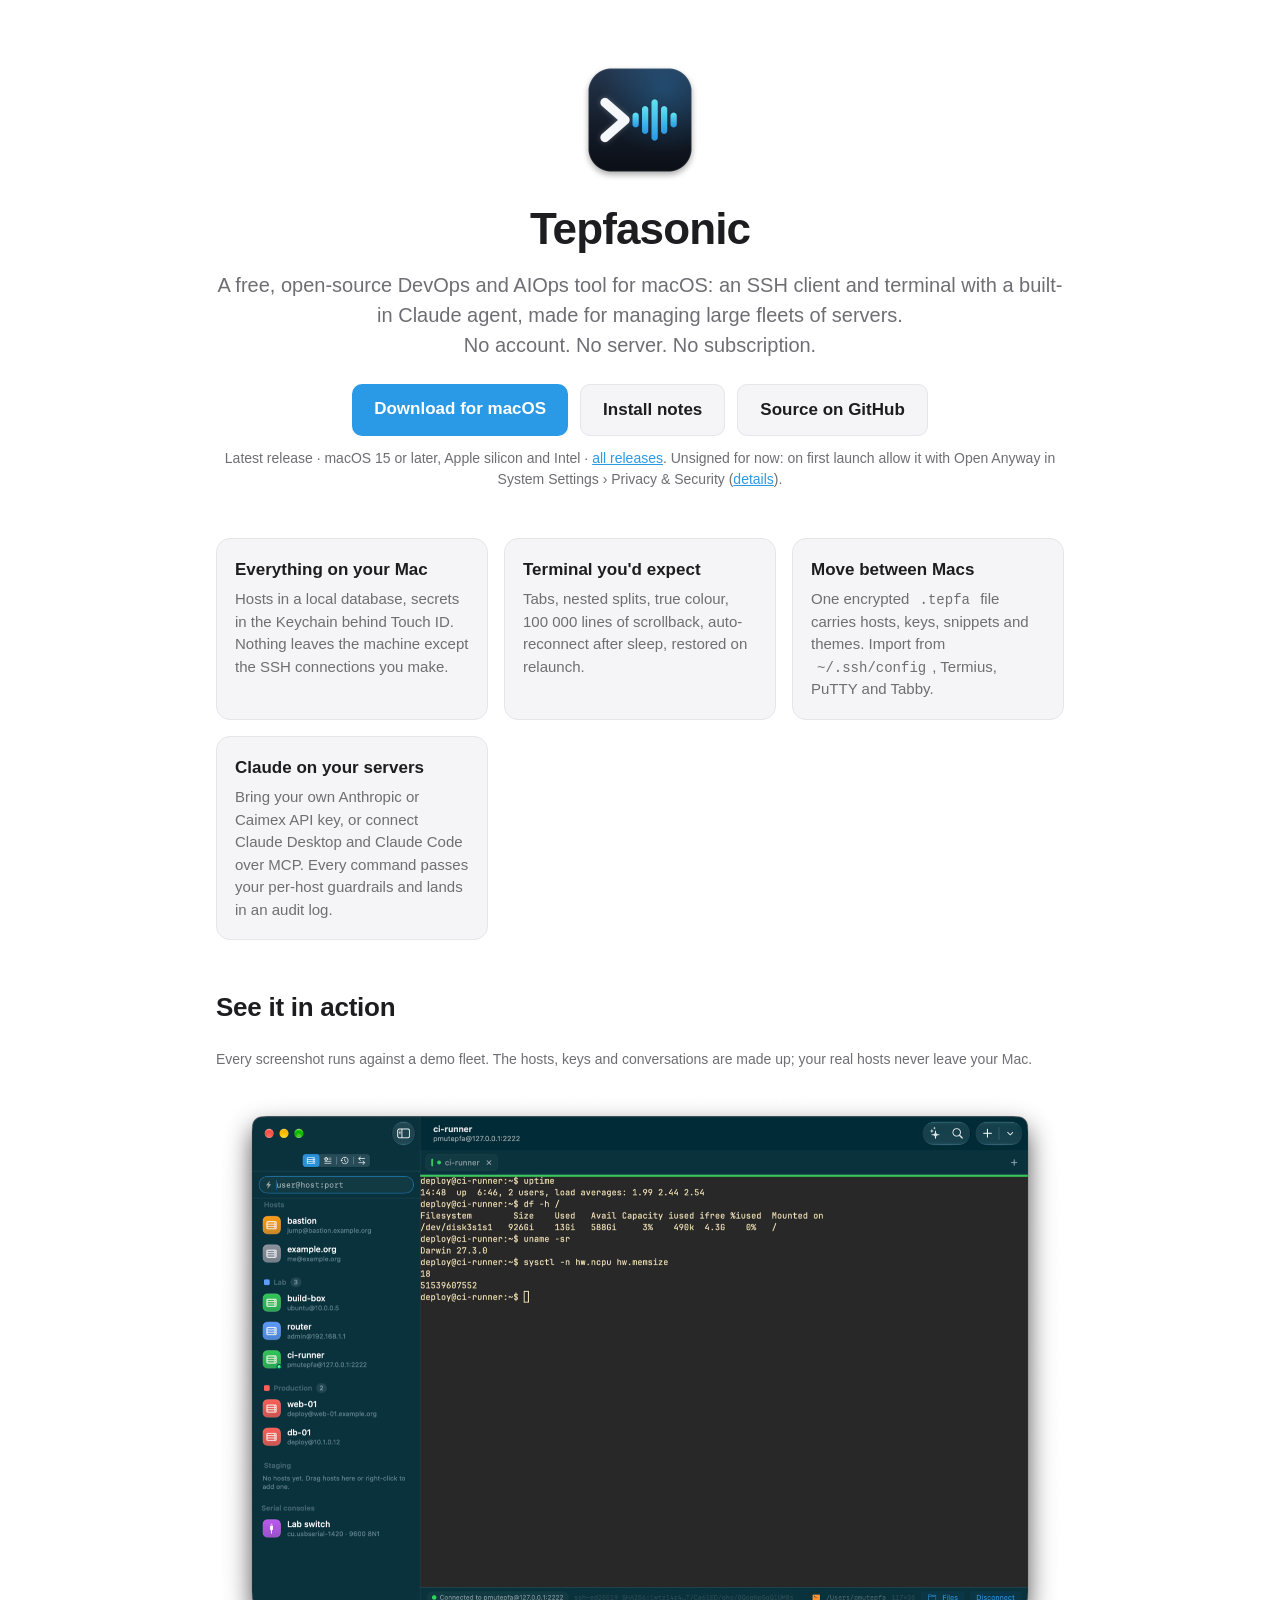
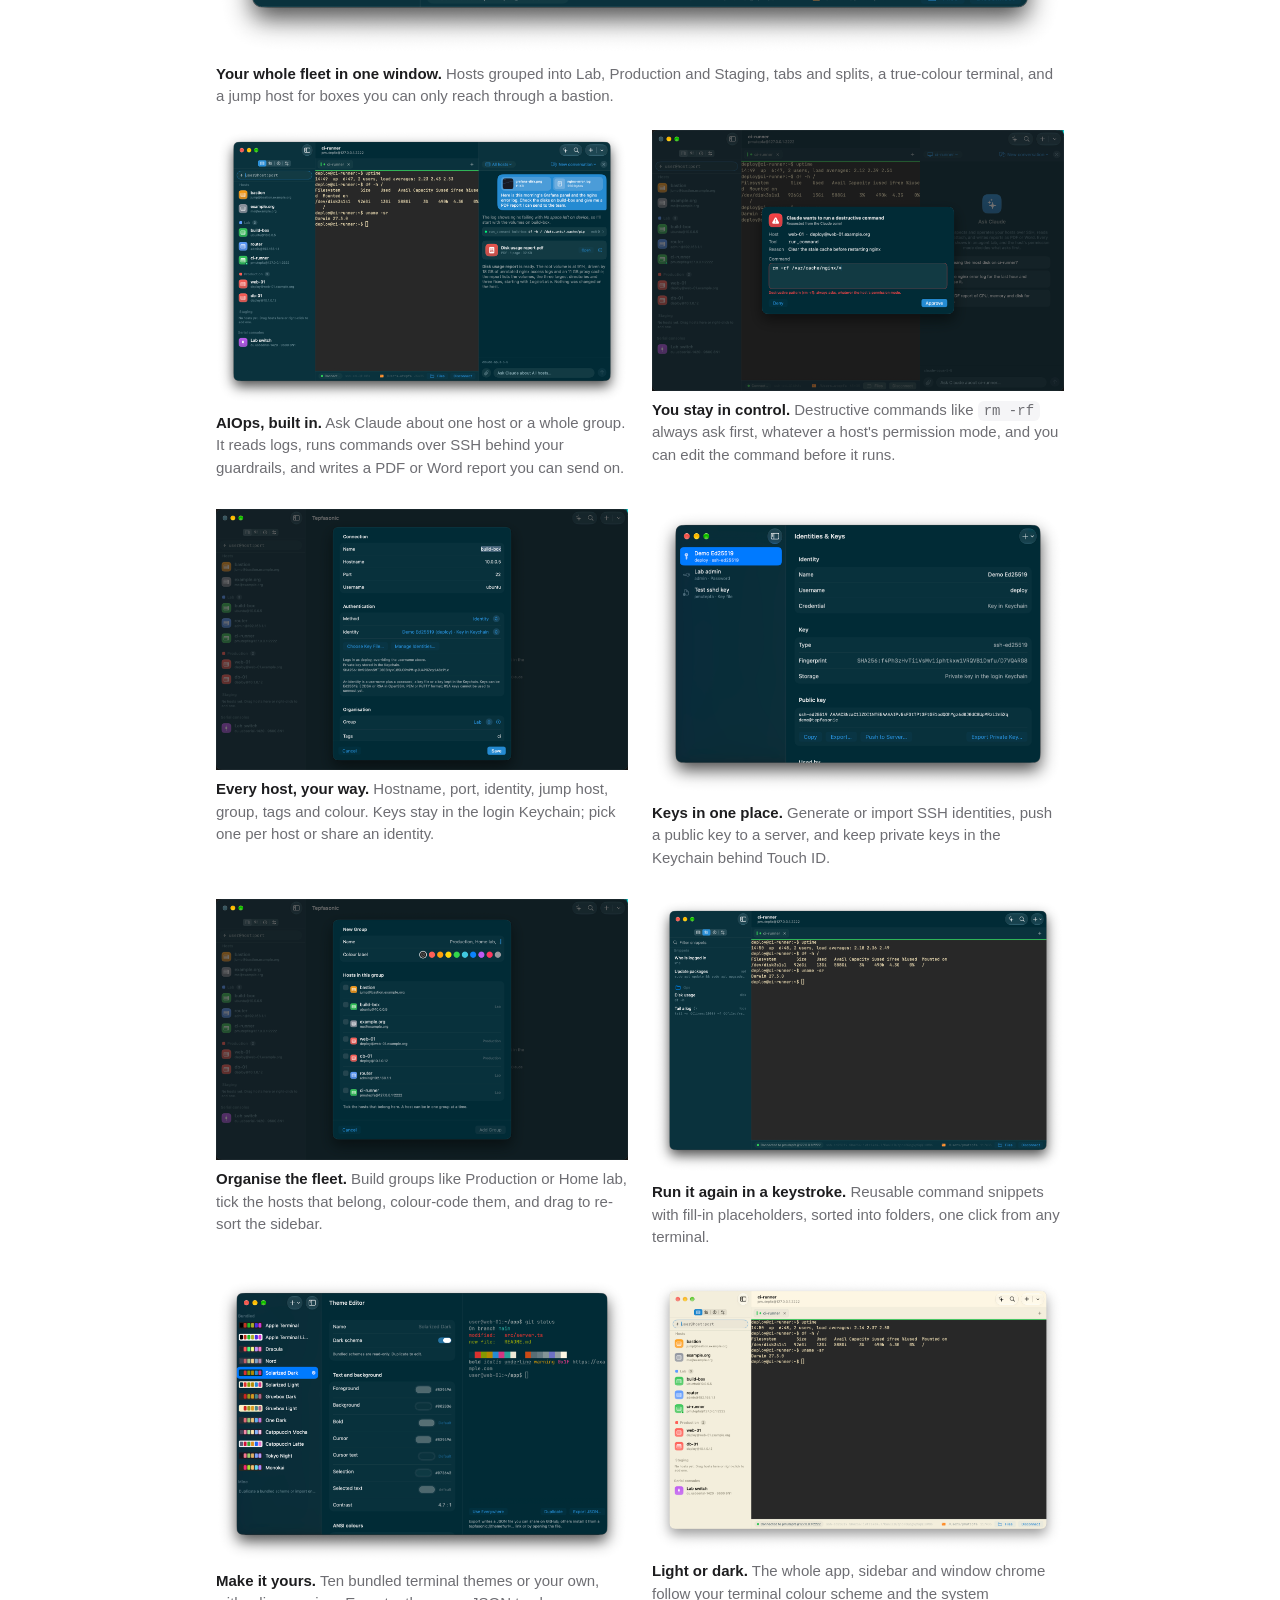
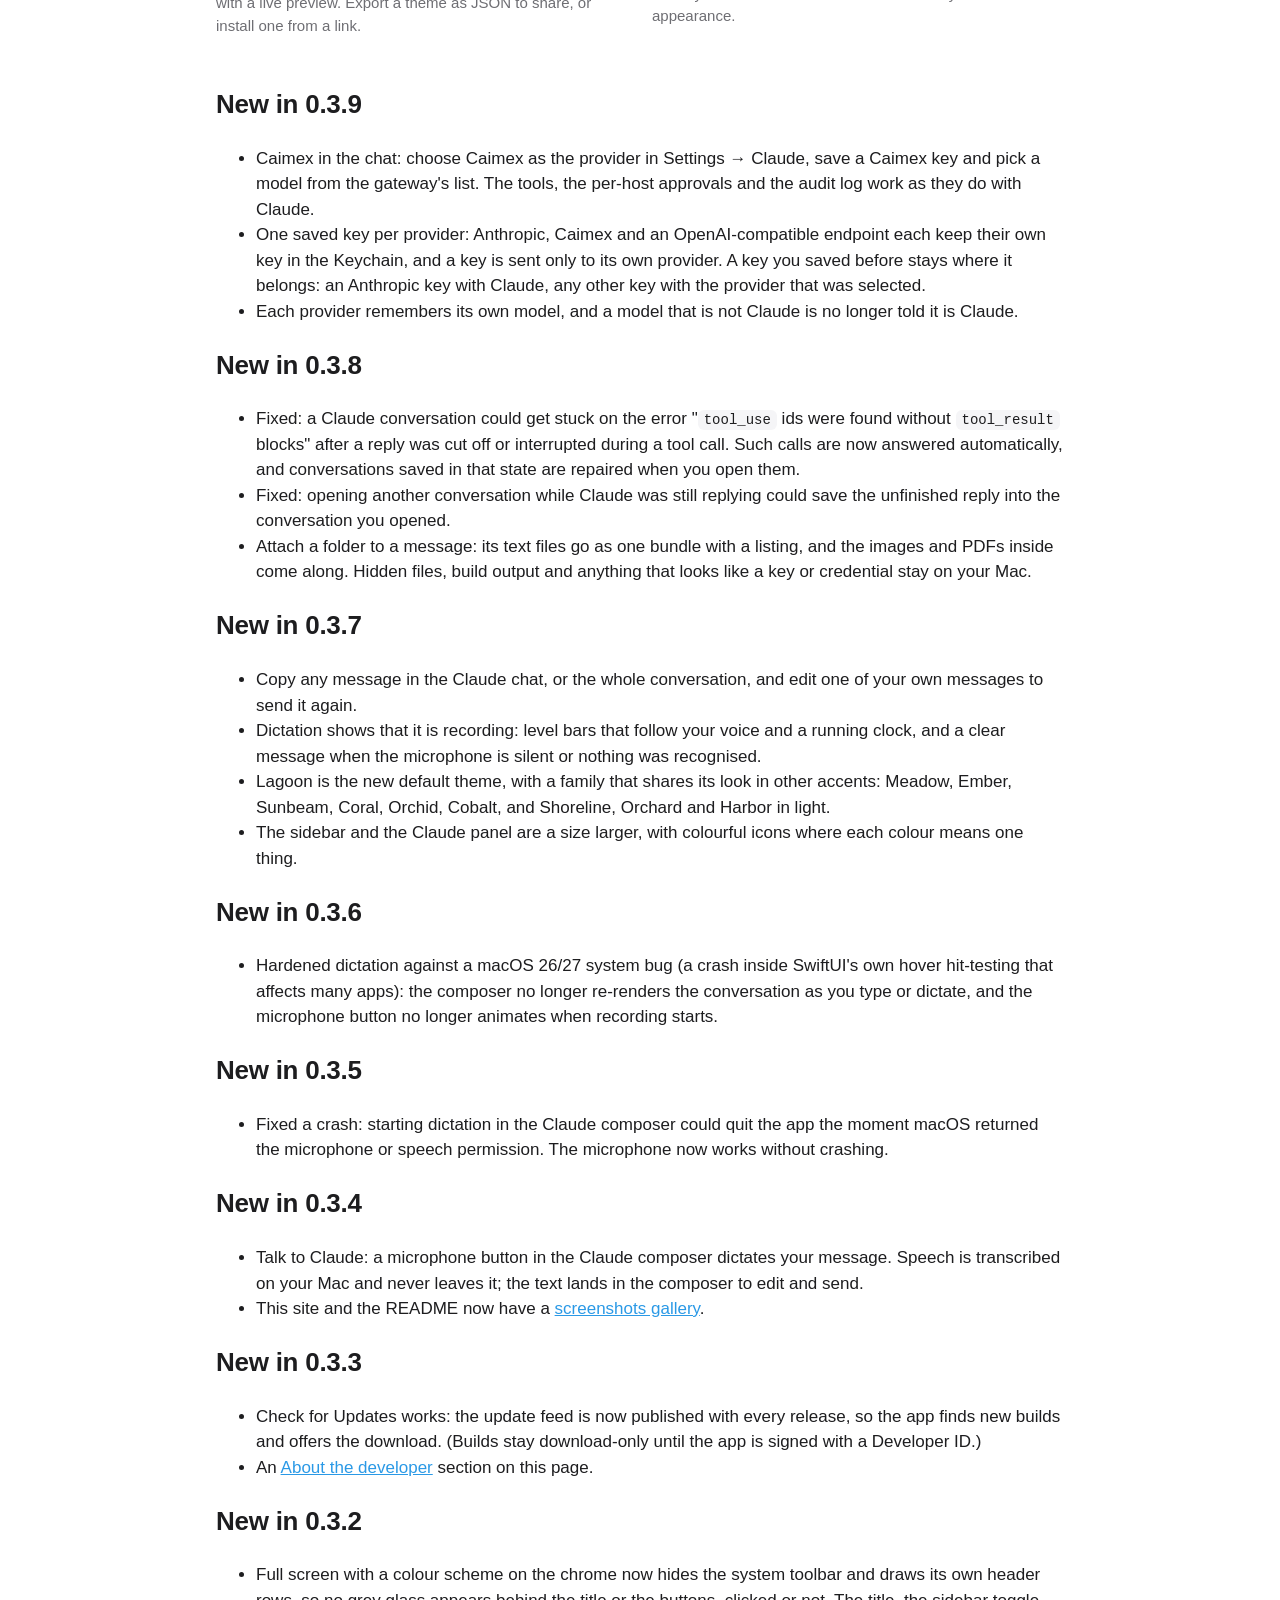
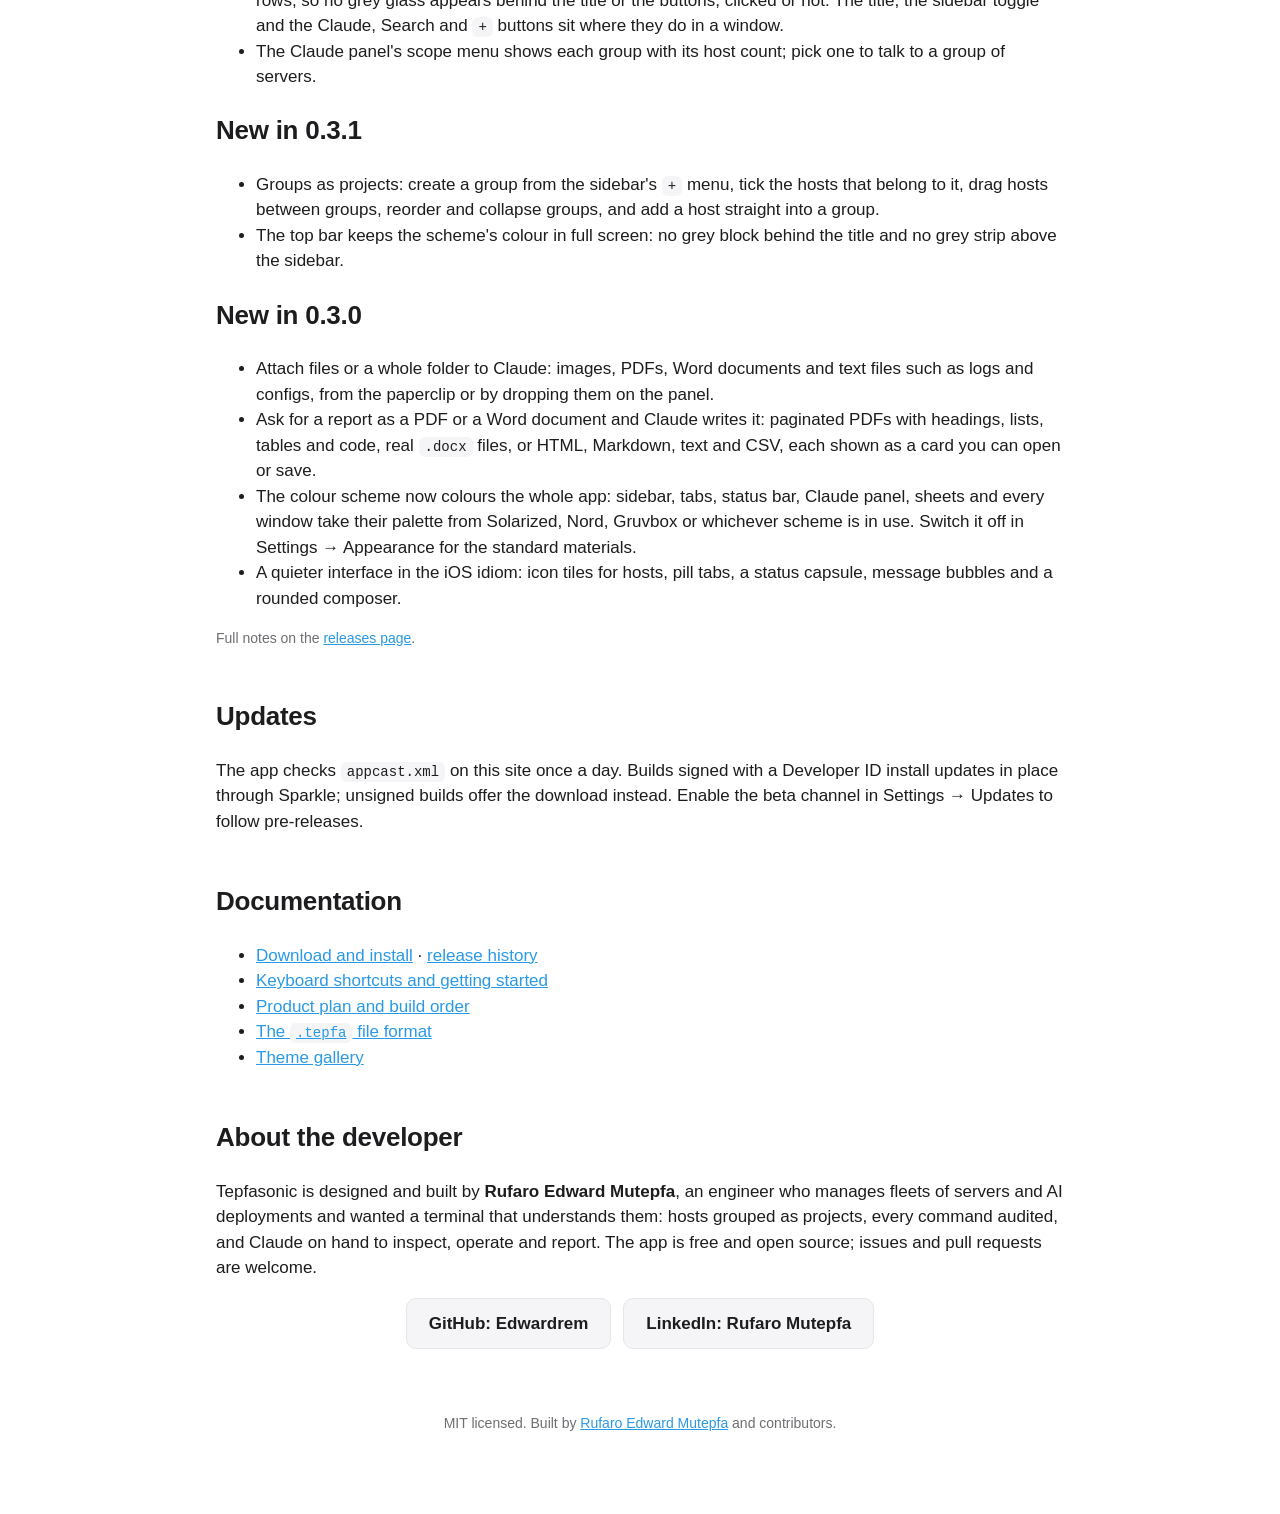
<file: index.html>
<!doctype html>
<html lang="en">
<head>
  <meta charset="utf-8">
  <meta name="viewport" content="width=device-width, initial-scale=1">
  <link rel="icon" type="image/png" href="favicon.png">
  <link rel="apple-touch-icon" href="icon.png">
  <title>Tepfasonic</title>
  <meta name="description" content="A free, open-source DevOps and AIOps tool for macOS: an SSH client and terminal with a built-in Claude agent for managing large fleets of servers. No account, no server, no subscription.">
  <style>
    :root { --bg: #ffffff; --fg: #1d1d1f; --muted: #6e6e73; --accent: #2a99e6; --card: #f5f5f7; --border: #e5e5ea; }
    @media (prefers-color-scheme: dark) { :root { --bg: #111113; --fg: #f5f5f7; --muted: #a1a1a6; --card: #1c1c1e; --border: #2c2c2e; } }
    * { box-sizing: border-box; }
    body { margin: 0; background: var(--bg); color: var(--fg); font: 17px/1.5 -apple-system, BlinkMacSystemFont, "SF Pro Text", Helvetica, Arial, sans-serif; }
    main { max-width: 880px; margin: 0 auto; padding: 56px 16px 80px; }
    header { text-align: center; margin-bottom: 48px; }
    h1 { font-size: 44px; margin: 0 0 8px; letter-spacing: -0.02em; }
    .tagline { color: var(--muted); font-size: 20px; margin: 0 0 24px; }
    .appicon { width: 128px; height: 128px; margin: 0 auto 12px; display: block; }
    .actions { display: flex; gap: 12px; justify-content: center; flex-wrap: wrap; }
    .button { display: inline-block; padding: 12px 22px; border-radius: 10px; text-decoration: none; font-weight: 600; }
    .primary { background: var(--accent); color: #fff; }
    .secondary { background: var(--card); color: var(--fg); border: 1px solid var(--border); }
    .note { color: var(--muted); font-size: 14px; margin-top: 12px; }
    .grid { display: grid; grid-template-columns: repeat(auto-fit, minmax(240px, 1fr)); gap: 16px; }
    .card { background: var(--card); border: 1px solid var(--border); border-radius: 14px; padding: 18px; }
    .card h3 { margin: 0 0 6px; font-size: 17px; }
    .card p { margin: 0; color: var(--muted); font-size: 15px; }
    .shots { display: grid; grid-template-columns: repeat(auto-fit, minmax(300px, 1fr)); gap: 30px 24px; margin-top: 22px; }
    .shots.lead { grid-template-columns: 1fr; }
    .shots figure { margin: 0; }
    .shots img { width: 100%; height: auto; display: block; }
    .shots figcaption { color: var(--muted); font-size: 15px; margin-top: 8px; }
    .shots figcaption b { color: var(--fg); font-weight: 600; }
    section { margin-top: 48px; }
    h2 { font-size: 26px; letter-spacing: -0.01em; }
    code { font: 14px ui-monospace, "SF Mono", Menlo, monospace; background: var(--card); padding: 2px 6px; border-radius: 6px; }
    pre { background: var(--card); border: 1px solid var(--border); border-radius: 10px; padding: 14px; overflow-x: auto; }
    footer { margin-top: 64px; color: var(--muted); font-size: 14px; text-align: center; }
    a { color: var(--accent); }
  </style>
</head>
<body>
<main>
  <header>
    <img class="appicon" src="icon.png" width="128" height="128" alt="">
    <h1>Tepfasonic</h1>
    <p class="tagline">A free, open-source DevOps and AIOps tool for macOS: an SSH client and terminal with a built-in Claude agent, made for managing large fleets of servers.<br>No account. No server. No subscription.</p>
    <div class="actions">
      <a class="button primary" data-download-latest href="https://github.com/Edwardrem/Tepfasonic-Client/releases/latest">Download for macOS</a>
      <a class="button secondary" href="download/">Install notes</a>
      <a class="button secondary" href="https://github.com/Edwardrem/Tepfasonic-Client">Source on GitHub</a>
    </div>
    <p class="note"><span data-latest-version>Latest release</span> · macOS 15 or later, Apple silicon and Intel · <a href="releases/">all releases</a>. Unsigned for now: on first launch allow it with Open Anyway in System Settings › Privacy &amp; Security (<a href="download/">details</a>).</p>
  </header>

  <section class="grid">
    <div class="card"><h3>Everything on your Mac</h3><p>Hosts in a local database, secrets in the Keychain behind Touch ID. Nothing leaves the machine except the SSH connections you make.</p></div>
    <div class="card"><h3>Terminal you'd expect</h3><p>Tabs, nested splits, true colour, 100 000 lines of scrollback, auto-reconnect after sleep, restored on relaunch.</p></div>
    <div class="card"><h3>Move between Macs</h3><p>One encrypted <code>.tepfa</code> file carries hosts, keys, snippets and themes. Import from <code>~/.ssh/config</code>, Termius, PuTTY and Tabby.</p></div>
    <div class="card"><h3>Claude on your servers</h3><p>Bring your own Anthropic or Caimex API key, or connect Claude Desktop and Claude Code over MCP. Every command passes your per-host guardrails and lands in an audit log.</p></div>
  </section>

  <section id="screenshots">
    <h2>See it in action</h2>
    <p class="note">Every screenshot runs against a demo fleet. The hosts, keys and conversations are made up; your real hosts never leave your Mac.</p>
    <div class="shots lead">
      <figure>
        <img src="screenshots/fleet-terminal.png" width="1600" height="1063" alt="Tepfasonic terminal connected to a demo host, with a grouped host sidebar on the left" loading="lazy">
        <figcaption><b>Your whole fleet in one window.</b> Hosts grouped into Lab, Production and Staging, tabs and splits, a true-colour terminal, and a jump host for boxes you can only reach through a bastion.</figcaption>
      </figure>
    </div>
    <div class="shots">
      <figure>
        <img src="screenshots/claude-panel.png" width="1600" height="1063" alt="The Claude panel summarising disk usage and producing a PDF report" loading="lazy">
        <figcaption><b>AIOps, built in.</b> Ask Claude about one host or a whole group. It reads logs, runs commands over SSH behind your guardrails, and writes a PDF or Word report you can send on.</figcaption>
      </figure>
      <figure>
        <img src="screenshots/command-approval.png" width="1600" height="1013" alt="An approval sheet asking before running rm -rf on a host" loading="lazy">
        <figcaption><b>You stay in control.</b> Destructive commands like <code>rm -rf</code> always ask first, whatever a host's permission mode, and you can edit the command before it runs.</figcaption>
      </figure>
      <figure>
        <img src="screenshots/host-editor.png" width="1600" height="1013" alt="The host editor showing connection, authentication and grouping fields" loading="lazy">
        <figcaption><b>Every host, your way.</b> Hostname, port, identity, jump host, group, tags and colour. Keys stay in the login Keychain; pick one per host or share an identity.</figcaption>
      </figure>
      <figure>
        <img src="screenshots/identities.png" width="1600" height="1106" alt="The Identities and Keys window listing SSH identities" loading="lazy">
        <figcaption><b>Keys in one place.</b> Generate or import SSH identities, push a public key to a server, and keep private keys in the Keychain behind Touch ID.</figcaption>
      </figure>
      <figure>
        <img src="screenshots/groups.png" width="1600" height="1013" alt="The New Group sheet with a checklist of hosts to include" loading="lazy">
        <figcaption><b>Organise the fleet.</b> Build groups like Production or Home lab, tick the hosts that belong, colour-code them, and drag to re-sort the sidebar.</figcaption>
      </figure>
      <figure>
        <img src="screenshots/snippets.png" width="1600" height="1063" alt="The snippets sidebar with reusable commands and placeholders" loading="lazy">
        <figcaption><b>Run it again in a keystroke.</b> Reusable command snippets with fill-in placeholders, sorted into folders, one click from any terminal.</figcaption>
      </figure>
      <figure>
        <img src="screenshots/theme-editor.png" width="1600" height="1099" alt="The Theme Editor with bundled schemes and a live terminal preview" loading="lazy">
        <figcaption><b>Make it yours.</b> Ten bundled terminal themes or your own, with a live preview. Export a theme as JSON to share, or install one from a link.</figcaption>
      </figure>
      <figure>
        <img src="screenshots/light-mode.png" width="1600" height="1063" alt="Tepfasonic in light appearance" loading="lazy">
        <figcaption><b>Light or dark.</b> The whole app, sidebar and window chrome follow your terminal colour scheme and the system appearance.</figcaption>
      </figure>
    </div>
  </section>

  <section>
    <h2>New in 0.3.9</h2>
    <ul>
      <li>Caimex in the chat: choose Caimex as the provider in Settings → Claude, save a Caimex key and pick a model from the gateway's list. The tools, the per-host approvals and the audit log work as they do with Claude.</li>
      <li>One saved key per provider: Anthropic, Caimex and an OpenAI-compatible endpoint each keep their own key in the Keychain, and a key is sent only to its own provider. A key you saved before stays where it belongs: an Anthropic key with Claude, any other key with the provider that was selected.</li>
      <li>Each provider remembers its own model, and a model that is not Claude is no longer told it is Claude.</li>
    </ul>
    <h2>New in 0.3.8</h2>
    <ul>
      <li>Fixed: a Claude conversation could get stuck on the error "<code>tool_use</code> ids were found without <code>tool_result</code> blocks" after a reply was cut off or interrupted during a tool call. Such calls are now answered automatically, and conversations saved in that state are repaired when you open them.</li>
      <li>Fixed: opening another conversation while Claude was still replying could save the unfinished reply into the conversation you opened.</li>
      <li>Attach a folder to a message: its text files go as one bundle with a listing, and the images and PDFs inside come along. Hidden files, build output and anything that looks like a key or credential stay on your Mac.</li>
    </ul>
    <h2>New in 0.3.7</h2>
    <ul>
      <li>Copy any message in the Claude chat, or the whole conversation, and edit one of your own messages to send it again.</li>
      <li>Dictation shows that it is recording: level bars that follow your voice and a running clock, and a clear message when the microphone is silent or nothing was recognised.</li>
      <li>Lagoon is the new default theme, with a family that shares its look in other accents: Meadow, Ember, Sunbeam, Coral, Orchid, Cobalt, and Shoreline, Orchard and Harbor in light.</li>
      <li>The sidebar and the Claude panel are a size larger, with colourful icons where each colour means one thing.</li>
    </ul>
    <h2>New in 0.3.6</h2>
    <ul>
      <li>Hardened dictation against a macOS 26/27 system bug (a crash inside SwiftUI's own hover hit-testing that affects many apps): the composer no longer re-renders the conversation as you type or dictate, and the microphone button no longer animates when recording starts.</li>
    </ul>
    <h2>New in 0.3.5</h2>
    <ul>
      <li>Fixed a crash: starting dictation in the Claude composer could quit the app the moment macOS returned the microphone or speech permission. The microphone now works without crashing.</li>
    </ul>
    <h2>New in 0.3.4</h2>
    <ul>
      <li>Talk to Claude: a microphone button in the Claude composer dictates your message. Speech is transcribed on your Mac and never leaves it; the text lands in the composer to edit and send.</li>
      <li>This site and the README now have a <a href="#screenshots">screenshots gallery</a>.</li>
    </ul>
    <h2>New in 0.3.3</h2>
    <ul>
      <li>Check for Updates works: the update feed is now published with every release, so the app finds new builds and offers the download. (Builds stay download-only until the app is signed with a Developer ID.)</li>
      <li>An <a href="#developer">About the developer</a> section on this page.</li>
    </ul>
    <h2>New in 0.3.2</h2>
    <ul>
      <li>Full screen with a colour scheme on the chrome now hides the system toolbar and draws its own header rows, so no grey glass appears behind the title or the buttons, clicked or not. The title, the sidebar toggle and the Claude, Search and <code>+</code> buttons sit where they do in a window.</li>
      <li>The Claude panel's scope menu shows each group with its host count; pick one to talk to a group of servers.</li>
    </ul>
    <h2>New in 0.3.1</h2>
    <ul>
      <li>Groups as projects: create a group from the sidebar's <code>+</code> menu, tick the hosts that belong to it, drag hosts between groups, reorder and collapse groups, and add a host straight into a group.</li>
      <li>The top bar keeps the scheme's colour in full screen: no grey block behind the title and no grey strip above the sidebar.</li>
    </ul>
    <h2>New in 0.3.0</h2>
    <ul>
      <li>Attach files or a whole folder to Claude: images, PDFs, Word documents and text files such as logs and configs, from the paperclip or by dropping them on the panel.</li>
      <li>Ask for a report as a PDF or a Word document and Claude writes it: paginated PDFs with headings, lists, tables and code, real <code>.docx</code> files, or HTML, Markdown, text and CSV, each shown as a card you can open or save.</li>
      <li>The colour scheme now colours the whole app: sidebar, tabs, status bar, Claude panel, sheets and every window take their palette from Solarized, Nord, Gruvbox or whichever scheme is in use. Switch it off in Settings → Appearance for the standard materials.</li>
      <li>A quieter interface in the iOS idiom: icon tiles for hosts, pill tabs, a status capsule, message bubbles and a rounded composer.</li>
    </ul>
    <p class="note">Full notes on the <a href="releases/">releases page</a>.</p>
  </section>

  <section>
    <h2>Updates</h2>
    <p>The app checks <code>appcast.xml</code> on this site once a day. Builds signed with a Developer ID install updates in place through Sparkle; unsigned builds offer the download instead. Enable the beta channel in Settings → Updates to follow pre-releases.</p>
  </section>

  <section>
    <h2>Documentation</h2>
    <ul>
      <li><a href="download/">Download and install</a> · <a href="releases/">release history</a></li>
      <li><a href="docs/">Keyboard shortcuts and getting started</a></li>
      <li><a href="docs/PLAN.md">Product plan and build order</a></li>
      <li><a href="schema/">The <code>.tepfa</code> file format</a></li>
      <li><a href="themes/">Theme gallery</a></li>
    </ul>
  </section>

  <section id="developer">
    <h2>About the developer</h2>
    <p>Tepfasonic is designed and built by <strong>Rufaro Edward Mutepfa</strong>, an engineer who manages fleets of servers and AI deployments and wanted a terminal that understands them: hosts grouped as projects, every command audited, and Claude on hand to inspect, operate and report. The app is free and open source; issues and pull requests are welcome.</p>
    <p class="actions"><a class="button secondary" href="https://github.com/Edwardrem">GitHub: Edwardrem</a> <a class="button secondary" href="https://www.linkedin.com/in/rufaro-mutepfa-0a64b810a/">LinkedIn: Rufaro Mutepfa</a></p>
  </section>

  <footer>MIT licensed. Built by <a href="#developer">Rufaro Edward Mutepfa</a> and contributors.</footer>
</main>
<script src="site.js"></script>
</body>
</html>
</file>
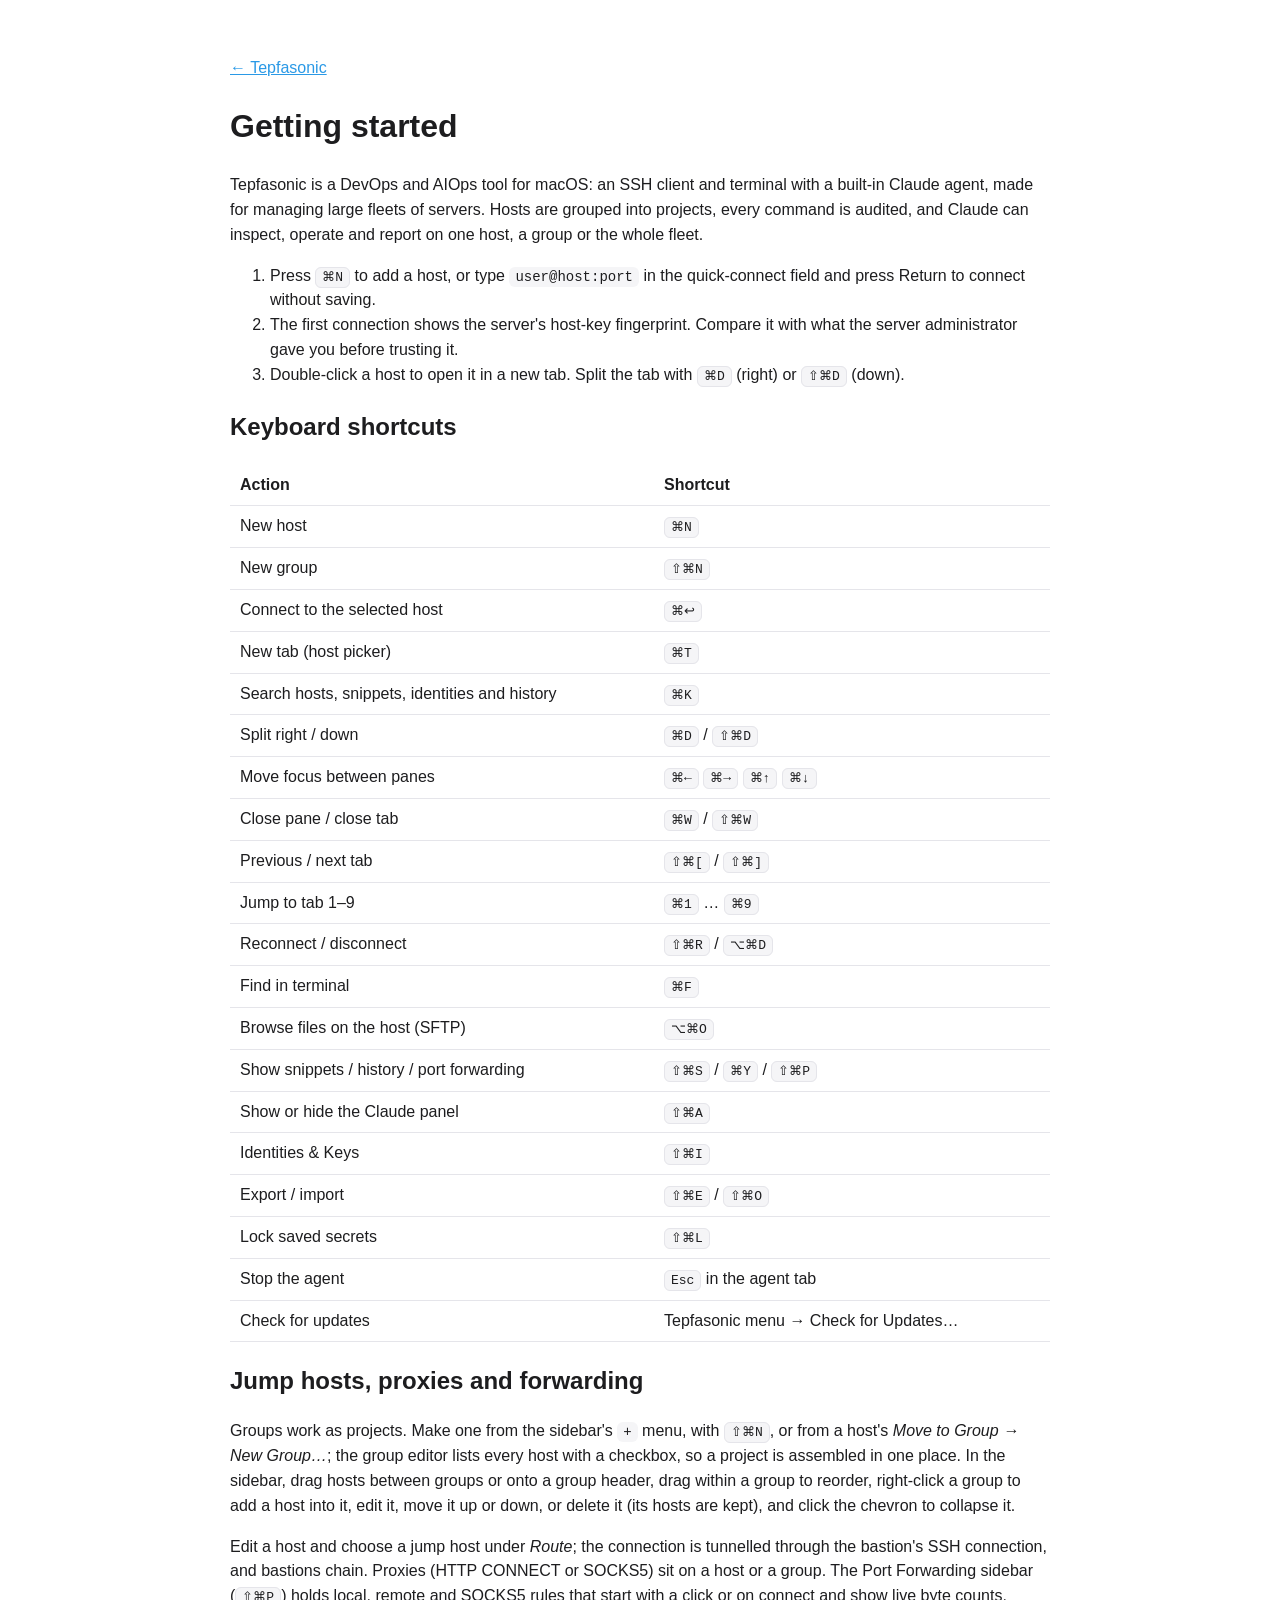
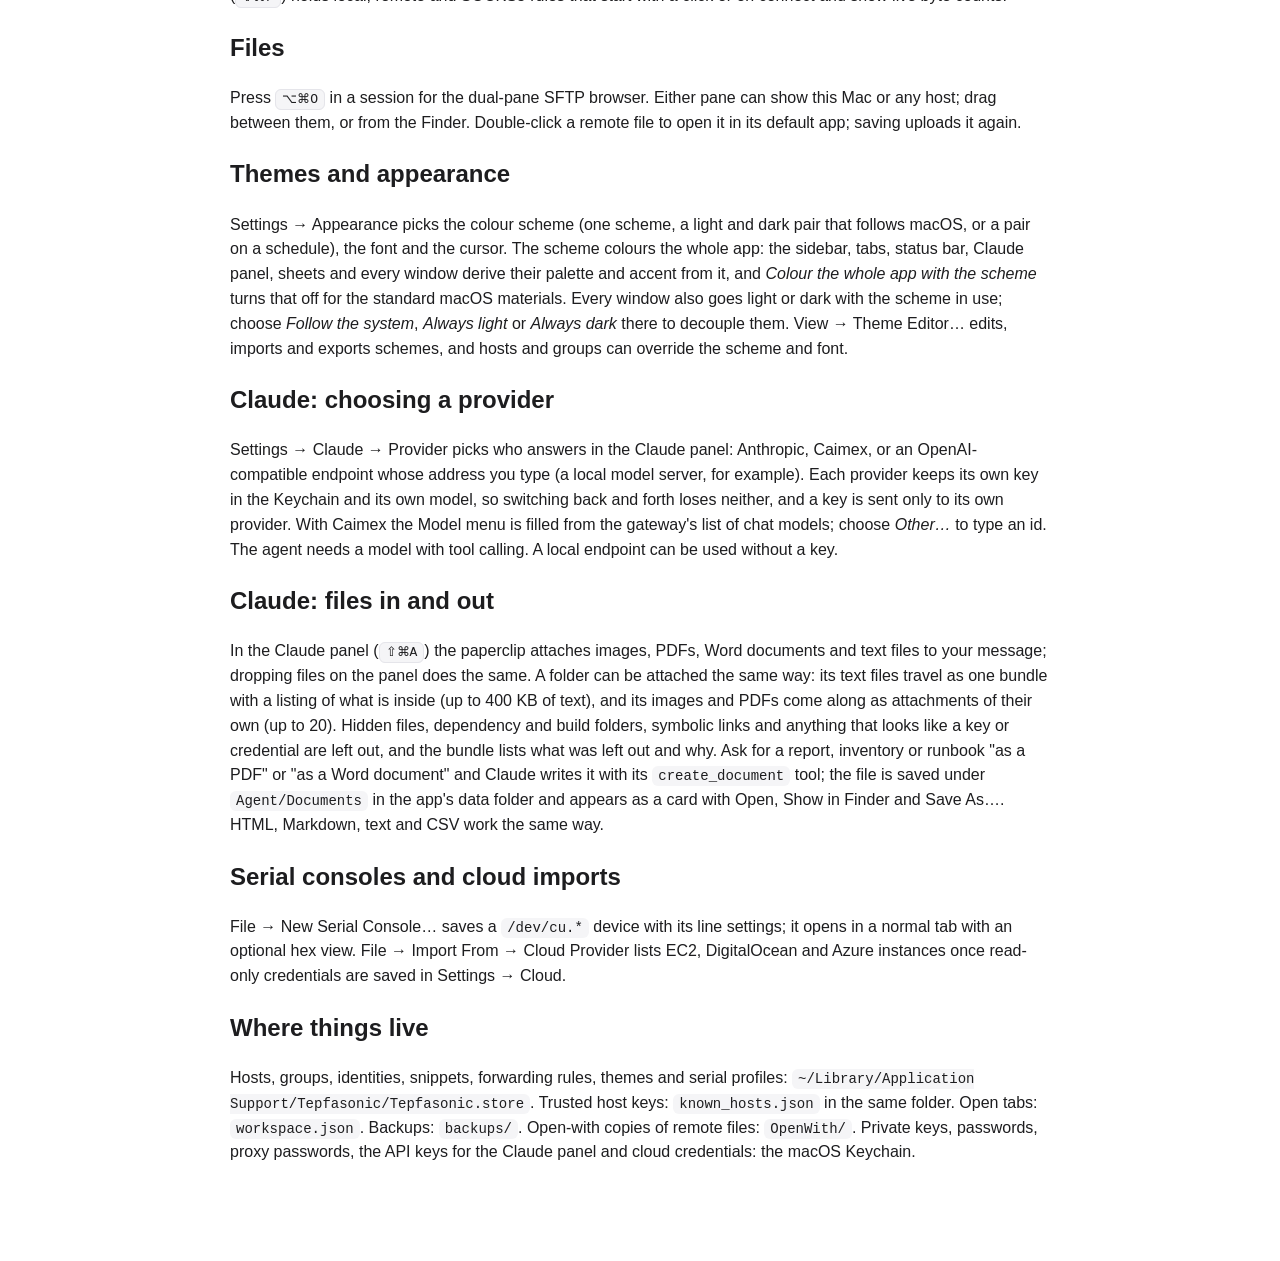
<file: docs/index.html>
<!doctype html>
<html lang="en">
<head>
  <meta charset="utf-8">
  <meta name="viewport" content="width=device-width, initial-scale=1">
  <link rel="icon" type="image/png" href="../favicon.png">
  <link rel="apple-touch-icon" href="../icon.png">
  <title>Tepfasonic Docs</title>
  <style>
    :root { --bg: #fff; --fg: #1d1d1f; --muted: #6e6e73; --card: #f5f5f7; --border: #e5e5ea; --accent: #2a99e6; }
    @media (prefers-color-scheme: dark) { :root { --bg: #111113; --fg: #f5f5f7; --muted: #a1a1a6; --card: #1c1c1e; --border: #2c2c2e; } }
    body { margin: 0; background: var(--bg); color: var(--fg); font: 16px/1.55 -apple-system, BlinkMacSystemFont, Helvetica, Arial, sans-serif; }
    main { max-width: 820px; margin: 0 auto; padding: 40px 16px 80px; }
    table { border-collapse: collapse; width: 100%; }
    td, th { text-align: left; padding: 8px 10px; border-bottom: 1px solid var(--border); vertical-align: top; }
    kbd { font: 13px ui-monospace, "SF Mono", Menlo, monospace; background: var(--card); border: 1px solid var(--border); border-radius: 6px; padding: 2px 6px; }
    code { font: 14px ui-monospace, "SF Mono", Menlo, monospace; background: var(--card); padding: 2px 6px; border-radius: 6px; }
    a { color: var(--accent); }
  </style>
</head>
<body>
<main>
  <p><a href="../">← Tepfasonic</a></p>
  <h1>Getting started</h1>
  <p>Tepfasonic is a DevOps and AIOps tool for macOS: an SSH client and terminal with a built-in Claude agent, made for managing large fleets of servers. Hosts are grouped into projects, every command is audited, and Claude can inspect, operate and report on one host, a group or the whole fleet.</p>
  <ol>
    <li>Press <kbd>⌘N</kbd> to add a host, or type <code>user@host:port</code> in the quick-connect field and press Return to connect without saving.</li>
    <li>The first connection shows the server's host-key fingerprint. Compare it with what the server administrator gave you before trusting it.</li>
    <li>Double-click a host to open it in a new tab. Split the tab with <kbd>⌘D</kbd> (right) or <kbd>⇧⌘D</kbd> (down).</li>
  </ol>

  <h2>Keyboard shortcuts</h2>
  <table>
    <tr><th>Action</th><th>Shortcut</th></tr>
    <tr><td>New host</td><td><kbd>⌘N</kbd></td></tr>
    <tr><td>New group</td><td><kbd>⇧⌘N</kbd></td></tr>
    <tr><td>Connect to the selected host</td><td><kbd>⌘↩</kbd></td></tr>
    <tr><td>New tab (host picker)</td><td><kbd>⌘T</kbd></td></tr>
    <tr><td>Search hosts, snippets, identities and history</td><td><kbd>⌘K</kbd></td></tr>
    <tr><td>Split right / down</td><td><kbd>⌘D</kbd> / <kbd>⇧⌘D</kbd></td></tr>
    <tr><td>Move focus between panes</td><td><kbd>⌘←</kbd> <kbd>⌘→</kbd> <kbd>⌘↑</kbd> <kbd>⌘↓</kbd></td></tr>
    <tr><td>Close pane / close tab</td><td><kbd>⌘W</kbd> / <kbd>⇧⌘W</kbd></td></tr>
    <tr><td>Previous / next tab</td><td><kbd>⇧⌘[</kbd> / <kbd>⇧⌘]</kbd></td></tr>
    <tr><td>Jump to tab 1–9</td><td><kbd>⌘1</kbd> … <kbd>⌘9</kbd></td></tr>
    <tr><td>Reconnect / disconnect</td><td><kbd>⇧⌘R</kbd> / <kbd>⌥⌘D</kbd></td></tr>
    <tr><td>Find in terminal</td><td><kbd>⌘F</kbd></td></tr>
    <tr><td>Browse files on the host (SFTP)</td><td><kbd>⌥⌘O</kbd></td></tr>
    <tr><td>Show snippets / history / port forwarding</td><td><kbd>⇧⌘S</kbd> / <kbd>⌘Y</kbd> / <kbd>⇧⌘P</kbd></td></tr>
    <tr><td>Show or hide the Claude panel</td><td><kbd>⇧⌘A</kbd></td></tr>
    <tr><td>Identities &amp; Keys</td><td><kbd>⇧⌘I</kbd></td></tr>
    <tr><td>Export / import</td><td><kbd>⇧⌘E</kbd> / <kbd>⇧⌘O</kbd></td></tr>
    <tr><td>Lock saved secrets</td><td><kbd>⇧⌘L</kbd></td></tr>
    <tr><td>Stop the agent</td><td><kbd>Esc</kbd> in the agent tab</td></tr>
    <tr><td>Check for updates</td><td>Tepfasonic menu → Check for Updates…</td></tr>
  </table>

  <h2>Jump hosts, proxies and forwarding</h2>
  <p>Groups work as projects. Make one from the sidebar's <code>+</code> menu, with <kbd>⇧⌘N</kbd>, or from a host's <em>Move to Group → New Group…</em>; the group editor lists every host with a checkbox, so a project is assembled in one place. In the sidebar, drag hosts between groups or onto a group header, drag within a group to reorder, right-click a group to add a host into it, edit it, move it up or down, or delete it (its hosts are kept), and click the chevron to collapse it.</p>
  <p>Edit a host and choose a jump host under <em>Route</em>; the connection is tunnelled through the bastion's SSH connection, and bastions chain. Proxies (HTTP CONNECT or SOCKS5) sit on a host or a group. The Port Forwarding sidebar (<kbd>⇧⌘P</kbd>) holds local, remote and SOCKS5 rules that start with a click or on connect and show live byte counts.</p>
  <h2>Files</h2>
  <p>Press <kbd>⌥⌘O</kbd> in a session for the dual-pane SFTP browser. Either pane can show this Mac or any host; drag between them, or from the Finder. Double-click a remote file to open it in its default app; saving uploads it again.</p>
  <h2>Themes and appearance</h2>
  <p>Settings → Appearance picks the colour scheme (one scheme, a light and dark pair that follows macOS, or a pair on a schedule), the font and the cursor. The scheme colours the whole app: the sidebar, tabs, status bar, Claude panel, sheets and every window derive their palette and accent from it, and <em>Colour the whole app with the scheme</em> turns that off for the standard macOS materials. Every window also goes light or dark with the scheme in use; choose <em>Follow the system</em>, <em>Always light</em> or <em>Always dark</em> there to decouple them. View → Theme Editor… edits, imports and exports schemes, and hosts and groups can override the scheme and font.</p>
  <h2>Claude: choosing a provider</h2>
  <p>Settings → Claude → Provider picks who answers in the Claude panel: Anthropic, Caimex, or an OpenAI-compatible endpoint whose address you type (a local model server, for example). Each provider keeps its own key in the Keychain and its own model, so switching back and forth loses neither, and a key is sent only to its own provider. With Caimex the Model menu is filled from the gateway's list of chat models; choose <em>Other…</em> to type an id. The agent needs a model with tool calling. A local endpoint can be used without a key.</p>
  <h2>Claude: files in and out</h2>
  <p>In the Claude panel (<kbd>⇧⌘A</kbd>) the paperclip attaches images, PDFs, Word documents and text files to your message; dropping files on the panel does the same. A folder can be attached the same way: its text files travel as one bundle with a listing of what is inside (up to 400 KB of text), and its images and PDFs come along as attachments of their own (up to 20). Hidden files, dependency and build folders, symbolic links and anything that looks like a key or credential are left out, and the bundle lists what was left out and why. Ask for a report, inventory or runbook "as a PDF" or "as a Word document" and Claude writes it with its <code>create_document</code> tool; the file is saved under <code>Agent/Documents</code> in the app's data folder and appears as a card with Open, Show in Finder and Save As…. HTML, Markdown, text and CSV work the same way.</p>
  <h2>Serial consoles and cloud imports</h2>
  <p>File → New Serial Console… saves a <code>/dev/cu.*</code> device with its line settings; it opens in a normal tab with an optional hex view. File → Import From → Cloud Provider lists EC2, DigitalOcean and Azure instances once read-only credentials are saved in Settings → Cloud.</p>
  <h2>Where things live</h2>
  <p>Hosts, groups, identities, snippets, forwarding rules, themes and serial profiles: <code>~/Library/Application Support/Tepfasonic/Tepfasonic.store</code>. Trusted host keys: <code>known_hosts.json</code> in the same folder. Open tabs: <code>workspace.json</code>. Backups: <code>backups/</code>. Open-with copies of remote files: <code>OpenWith/</code>. Private keys, passwords, proxy passwords, the API keys for the Claude panel and cloud credentials: the macOS Keychain.</p>
</main>
</body>
</html>
</file>
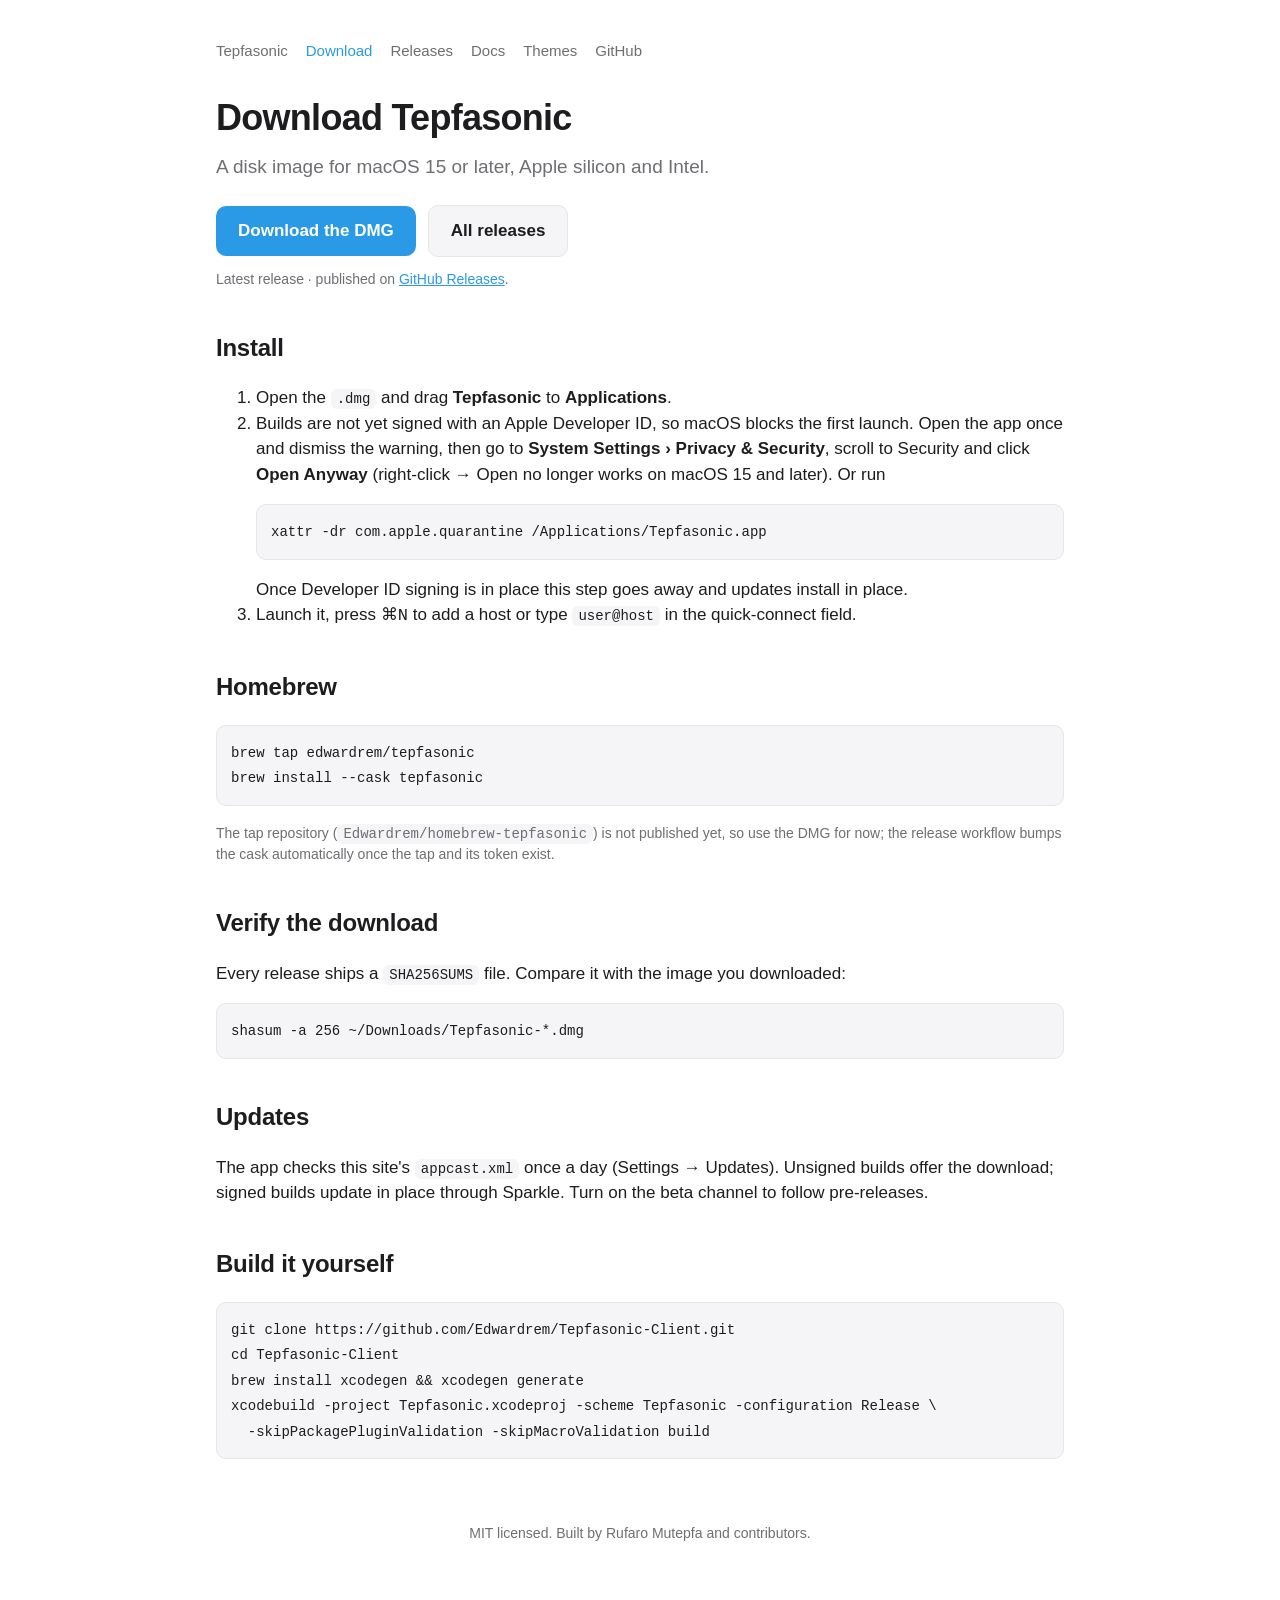
<file: download/index.html>
<!doctype html>
<html lang="en">
<head>
  <meta charset="utf-8">
  <meta name="viewport" content="width=device-width, initial-scale=1">
  <link rel="icon" type="image/png" href="../favicon.png">
  <link rel="apple-touch-icon" href="../icon.png">
  <title>Download Tepfasonic</title>
  <meta name="description" content="Download Tepfasonic for macOS: the free, open-source SSH client with a built-in Claude agent.">
  <link rel="stylesheet" href="../site.css">
</head>
<body>
<main>
  <nav class="top">
    <a href="../">Tepfasonic</a>
    <a class="current" href="./">Download</a>
    <a href="../releases/">Releases</a>
    <a href="../docs/">Docs</a>
    <a href="../themes/">Themes</a>
    <a href="https://github.com/Edwardrem/Tepfasonic-Client">GitHub</a>
  </nav>

  <h1>Download Tepfasonic</h1>
  <p class="tagline">A disk image for macOS 15 or later, Apple silicon and Intel.</p>
  <div class="actions">
    <a class="button primary" data-download-latest href="https://github.com/Edwardrem/Tepfasonic-Client/releases/latest">Download the DMG</a>
    <a class="button secondary" href="../releases/">All releases</a>
    <a class="hidden" data-latest-sums href="#">SHA256SUMS</a>
  </div>
  <p class="note"><span data-latest-version>Latest release</span> · published on <a href="https://github.com/Edwardrem/Tepfasonic-Client/releases">GitHub Releases</a>.</p>

  <h2>Install</h2>
  <ol>
    <li>Open the <code>.dmg</code> and drag <strong>Tepfasonic</strong> to <strong>Applications</strong>.</li>
    <li>Builds are not yet signed with an Apple Developer ID, so macOS blocks the first launch. Open the app once and dismiss the warning, then go to <strong>System Settings › Privacy &amp; Security</strong>, scroll to Security and click <strong>Open Anyway</strong> (right-click → Open no longer works on macOS 15 and later). Or run
      <pre><code>xattr -dr com.apple.quarantine /Applications/Tepfasonic.app</code></pre>
      Once Developer ID signing is in place this step goes away and updates install in place.</li>
    <li>Launch it, press <kbd>⌘N</kbd> to add a host or type <code>user@host</code> in the quick-connect field.</li>
  </ol>

  <h2>Homebrew</h2>
  <pre><code>brew tap edwardrem/tepfasonic
brew install --cask tepfasonic</code></pre>
  <p class="note">The tap repository (<code>Edwardrem/homebrew-tepfasonic</code>) is not published yet, so use the DMG for now; the release workflow bumps the cask automatically once the tap and its token exist.</p>

  <h2>Verify the download</h2>
  <p>Every release ships a <code>SHA256SUMS</code> file. Compare it with the image you downloaded:</p>
  <pre><code>shasum -a 256 ~/Downloads/Tepfasonic-*.dmg</code></pre>

  <h2>Updates</h2>
  <p>The app checks this site's <code>appcast.xml</code> once a day (Settings → Updates). Unsigned builds offer the download; signed builds update in place through Sparkle. Turn on the beta channel to follow pre-releases.</p>

  <h2>Build it yourself</h2>
  <pre><code>git clone https://github.com/Edwardrem/Tepfasonic-Client.git
cd Tepfasonic-Client
brew install xcodegen && xcodegen generate
xcodebuild -project Tepfasonic.xcodeproj -scheme Tepfasonic -configuration Release \
  -skipPackagePluginValidation -skipMacroValidation build</code></pre>

  <footer>MIT licensed. Built by Rufaro Mutepfa and contributors.</footer>
</main>
<script src="../site.js"></script>
</body>
</html>
</file>
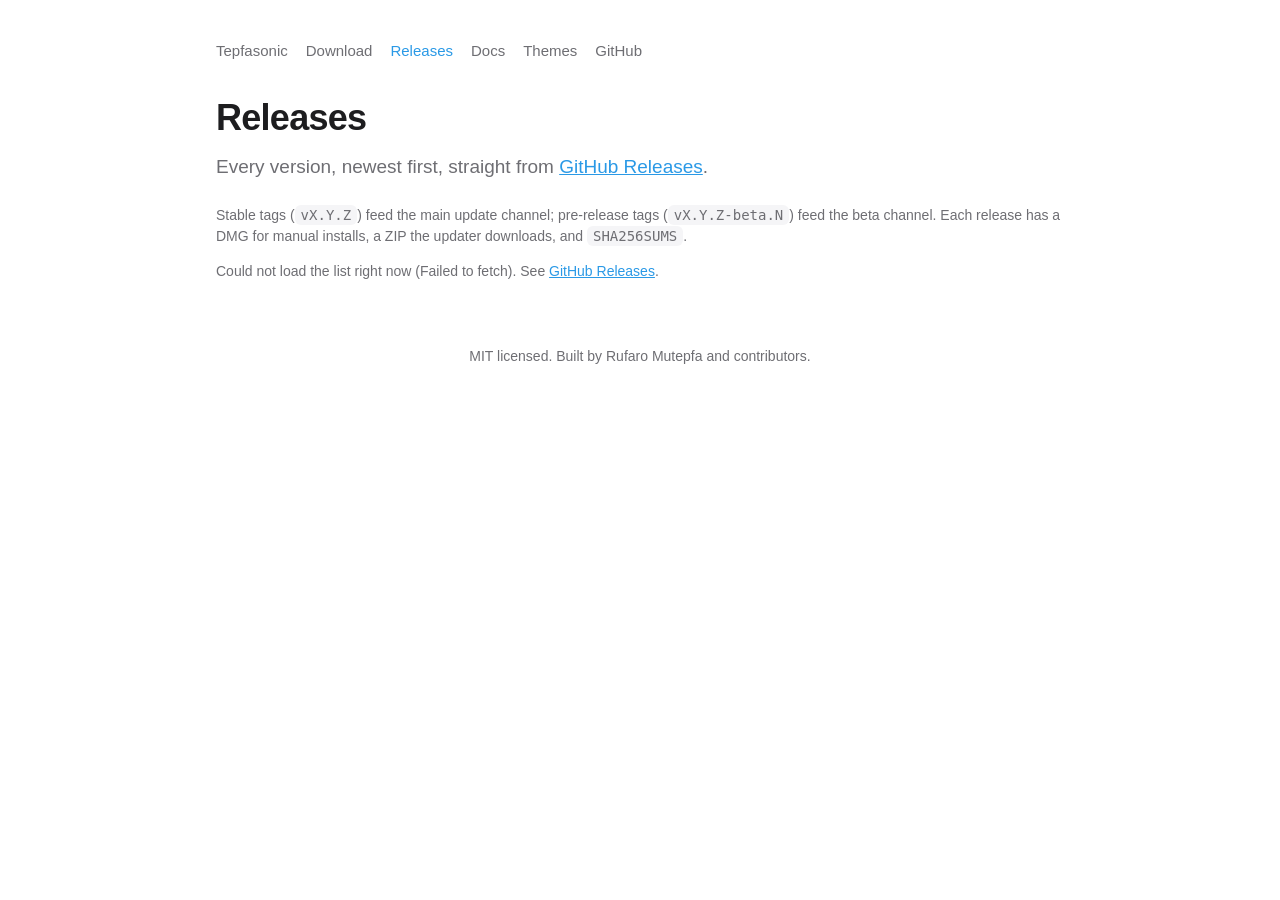
<file: releases/index.html>
<!doctype html>
<html lang="en">
<head>
  <meta charset="utf-8">
  <meta name="viewport" content="width=device-width, initial-scale=1">
  <link rel="icon" type="image/png" href="../favicon.png">
  <link rel="apple-touch-icon" href="../icon.png">
  <title>Tepfasonic Releases</title>
  <meta name="description" content="Every Tepfasonic release with its notes, DMG, updater ZIP and checksums.">
  <link rel="stylesheet" href="../site.css">
</head>
<body>
<main>
  <nav class="top">
    <a href="../">Tepfasonic</a>
    <a href="../download/">Download</a>
    <a class="current" href="./">Releases</a>
    <a href="../docs/">Docs</a>
    <a href="../themes/">Themes</a>
    <a href="https://github.com/Edwardrem/Tepfasonic-Client">GitHub</a>
  </nav>

  <h1>Releases</h1>
  <p class="tagline">Every version, newest first, straight from <a href="https://github.com/Edwardrem/Tepfasonic-Client/releases">GitHub Releases</a>.</p>
  <p class="note">Stable tags (<code>vX.Y.Z</code>) feed the main update channel; pre-release tags (<code>vX.Y.Z-beta.N</code>) feed the beta channel. Each release has a DMG for manual installs, a ZIP the updater downloads, and <code>SHA256SUMS</code>.</p>

  <div data-releases><p class="note">Loading…</p></div>

  <footer>MIT licensed. Built by Rufaro Mutepfa and contributors.</footer>
</main>
<script src="../site.js"></script>
</body>
</html>
</file>
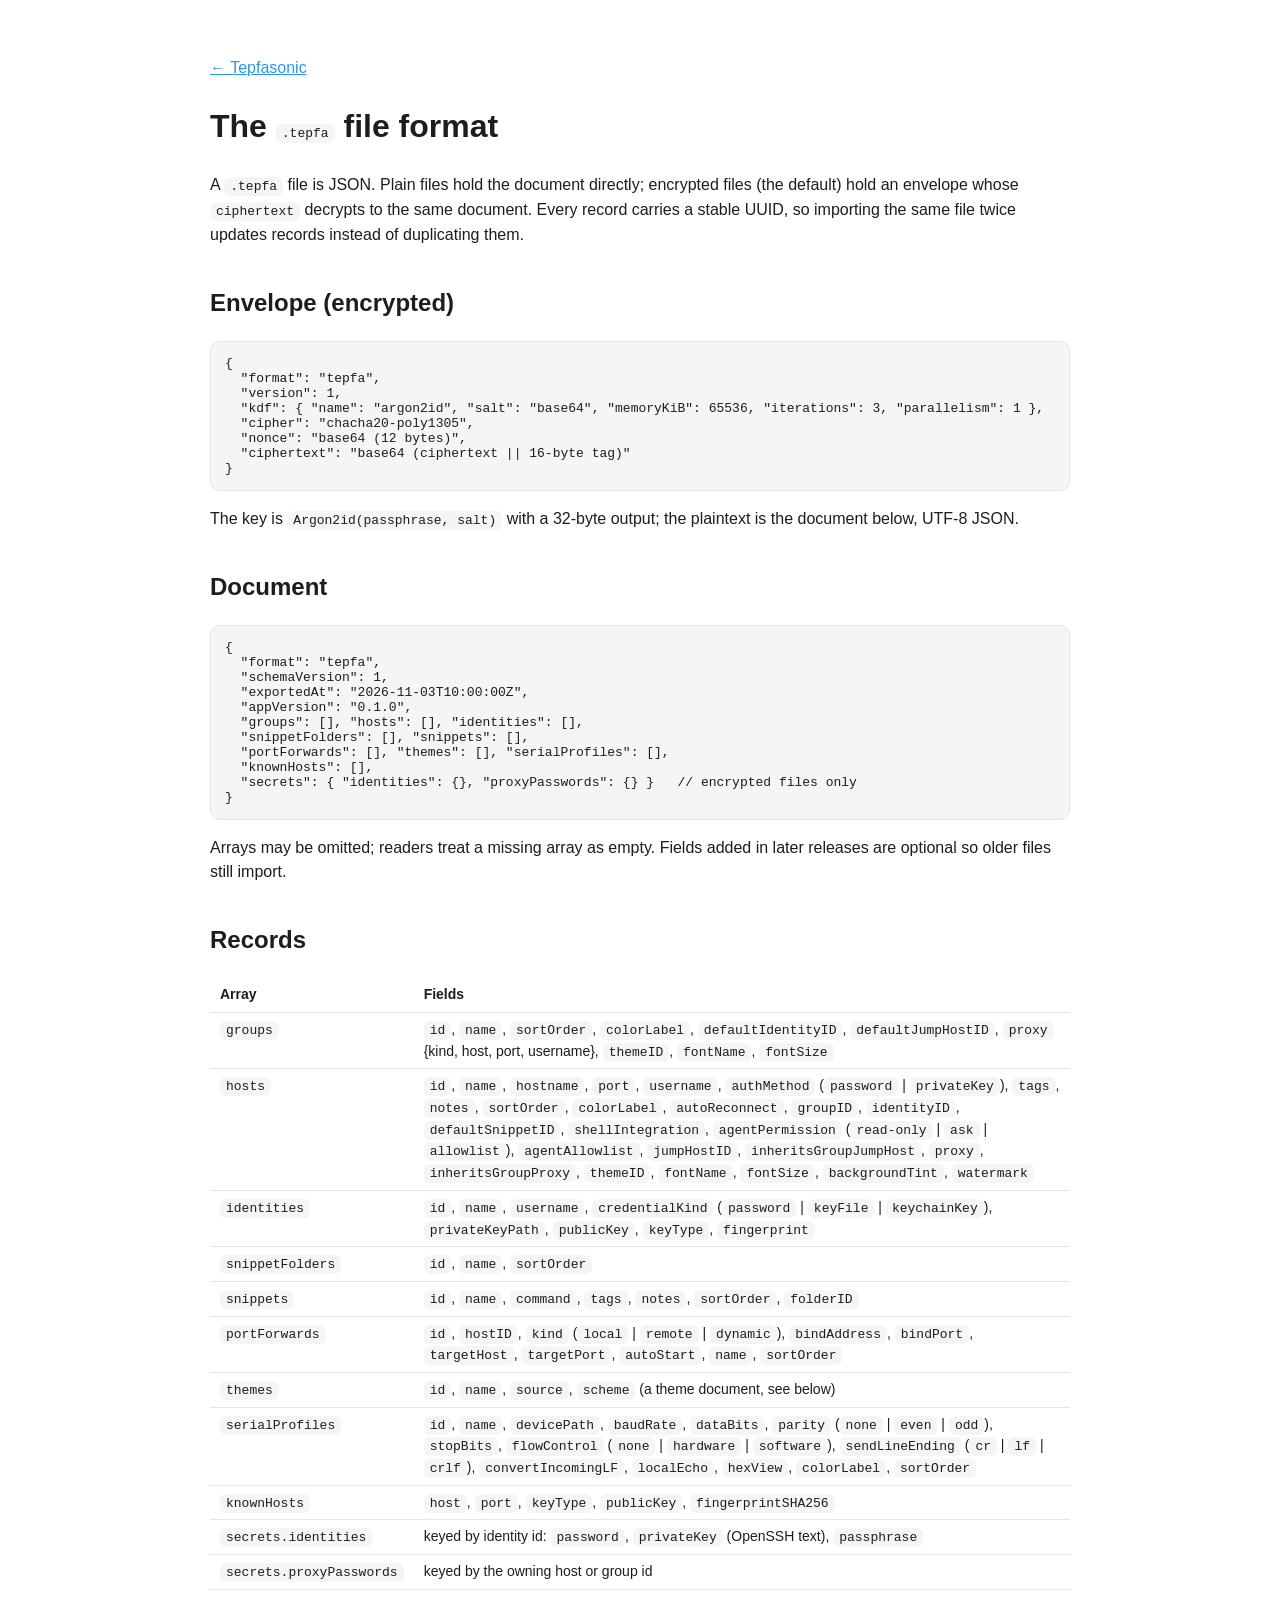
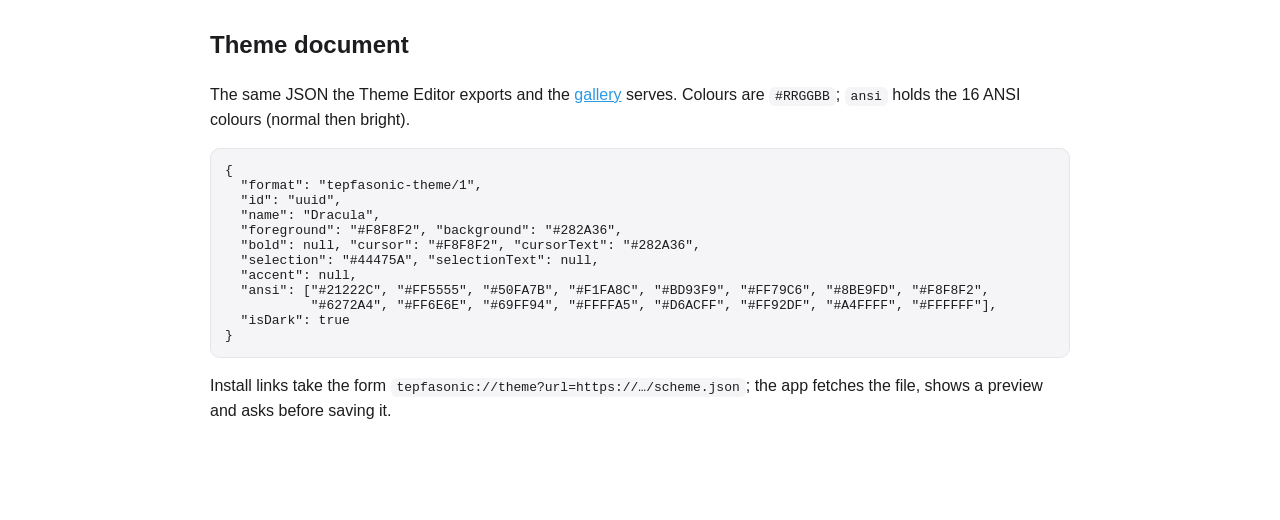
<file: schema/index.html>
<!doctype html>
<html lang="en">
<head>
  <meta charset="utf-8">
  <meta name="viewport" content="width=device-width, initial-scale=1">
  <link rel="icon" type="image/png" href="../favicon.png">
  <link rel="apple-touch-icon" href="../icon.png">
  <title>The .tepfa file format</title>
  <style>
    :root { --bg: #fff; --fg: #1d1d1f; --muted: #6e6e73; --card: #f5f5f7; --border: #e5e5ea; --accent: #2a99e6; }
    @media (prefers-color-scheme: dark) { :root { --bg: #111113; --fg: #f5f5f7; --muted: #a1a1a6; --card: #1c1c1e; --border: #2c2c2e; } }
    body { margin: 0; background: var(--bg); color: var(--fg); font: 16px/1.55 -apple-system, BlinkMacSystemFont, Helvetica, Arial, sans-serif; }
    main { max-width: 860px; margin: 0 auto; padding: 40px 16px 80px; }
    table { border-collapse: collapse; width: 100%; font-size: 14px; }
    td, th { text-align: left; padding: 6px 10px; border-bottom: 1px solid var(--border); vertical-align: top; }
    code, pre { font: 13px ui-monospace, "SF Mono", Menlo, monospace; }
    code { background: var(--card); padding: 2px 6px; border-radius: 6px; }
    pre { background: var(--card); border: 1px solid var(--border); border-radius: 10px; padding: 14px; overflow-x: auto; }
    a { color: var(--accent); }
    h2 { margin-top: 36px; }
  </style>
</head>
<body>
<main>
  <p><a href="../">← Tepfasonic</a></p>
  <h1>The <code>.tepfa</code> file format</h1>
  <p>A <code>.tepfa</code> file is JSON. Plain files hold the document directly; encrypted files (the default) hold an envelope whose <code>ciphertext</code> decrypts to the same document. Every record carries a stable UUID, so importing the same file twice updates records instead of duplicating them.</p>

  <h2>Envelope (encrypted)</h2>
  <pre>{
  "format": "tepfa",
  "version": 1,
  "kdf": { "name": "argon2id", "salt": "base64", "memoryKiB": 65536, "iterations": 3, "parallelism": 1 },
  "cipher": "chacha20-poly1305",
  "nonce": "base64 (12 bytes)",
  "ciphertext": "base64 (ciphertext || 16-byte tag)"
}</pre>
  <p>The key is <code>Argon2id(passphrase, salt)</code> with a 32-byte output; the plaintext is the document below, UTF-8 JSON.</p>

  <h2>Document</h2>
  <pre>{
  "format": "tepfa",
  "schemaVersion": 1,
  "exportedAt": "2026-11-03T10:00:00Z",
  "appVersion": "0.1.0",
  "groups": [], "hosts": [], "identities": [],
  "snippetFolders": [], "snippets": [],
  "portForwards": [], "themes": [], "serialProfiles": [],
  "knownHosts": [],
  "secrets": { "identities": {}, "proxyPasswords": {} }   // encrypted files only
}</pre>
  <p>Arrays may be omitted; readers treat a missing array as empty. Fields added in later releases are optional so older files still import.</p>

  <h2>Records</h2>
  <table>
    <tr><th>Array</th><th>Fields</th></tr>
    <tr><td><code>groups</code></td><td><code>id</code>, <code>name</code>, <code>sortOrder</code>, <code>colorLabel</code>, <code>defaultIdentityID</code>, <code>defaultJumpHostID</code>, <code>proxy</code> {kind, host, port, username}, <code>themeID</code>, <code>fontName</code>, <code>fontSize</code></td></tr>
    <tr><td><code>hosts</code></td><td><code>id</code>, <code>name</code>, <code>hostname</code>, <code>port</code>, <code>username</code>, <code>authMethod</code> (<code>password</code> | <code>privateKey</code>), <code>tags</code>, <code>notes</code>, <code>sortOrder</code>, <code>colorLabel</code>, <code>autoReconnect</code>, <code>groupID</code>, <code>identityID</code>, <code>defaultSnippetID</code>, <code>shellIntegration</code>, <code>agentPermission</code> (<code>read-only</code> | <code>ask</code> | <code>allowlist</code>), <code>agentAllowlist</code>, <code>jumpHostID</code>, <code>inheritsGroupJumpHost</code>, <code>proxy</code>, <code>inheritsGroupProxy</code>, <code>themeID</code>, <code>fontName</code>, <code>fontSize</code>, <code>backgroundTint</code>, <code>watermark</code></td></tr>
    <tr><td><code>identities</code></td><td><code>id</code>, <code>name</code>, <code>username</code>, <code>credentialKind</code> (<code>password</code> | <code>keyFile</code> | <code>keychainKey</code>), <code>privateKeyPath</code>, <code>publicKey</code>, <code>keyType</code>, <code>fingerprint</code></td></tr>
    <tr><td><code>snippetFolders</code></td><td><code>id</code>, <code>name</code>, <code>sortOrder</code></td></tr>
    <tr><td><code>snippets</code></td><td><code>id</code>, <code>name</code>, <code>command</code>, <code>tags</code>, <code>notes</code>, <code>sortOrder</code>, <code>folderID</code></td></tr>
    <tr><td><code>portForwards</code></td><td><code>id</code>, <code>hostID</code>, <code>kind</code> (<code>local</code> | <code>remote</code> | <code>dynamic</code>), <code>bindAddress</code>, <code>bindPort</code>, <code>targetHost</code>, <code>targetPort</code>, <code>autoStart</code>, <code>name</code>, <code>sortOrder</code></td></tr>
    <tr><td><code>themes</code></td><td><code>id</code>, <code>name</code>, <code>source</code>, <code>scheme</code> (a theme document, see below)</td></tr>
    <tr><td><code>serialProfiles</code></td><td><code>id</code>, <code>name</code>, <code>devicePath</code>, <code>baudRate</code>, <code>dataBits</code>, <code>parity</code> (<code>none</code> | <code>even</code> | <code>odd</code>), <code>stopBits</code>, <code>flowControl</code> (<code>none</code> | <code>hardware</code> | <code>software</code>), <code>sendLineEnding</code> (<code>cr</code> | <code>lf</code> | <code>crlf</code>), <code>convertIncomingLF</code>, <code>localEcho</code>, <code>hexView</code>, <code>colorLabel</code>, <code>sortOrder</code></td></tr>
    <tr><td><code>knownHosts</code></td><td><code>host</code>, <code>port</code>, <code>keyType</code>, <code>publicKey</code>, <code>fingerprintSHA256</code></td></tr>
    <tr><td><code>secrets.identities</code></td><td>keyed by identity id: <code>password</code>, <code>privateKey</code> (OpenSSH text), <code>passphrase</code></td></tr>
    <tr><td><code>secrets.proxyPasswords</code></td><td>keyed by the owning host or group id</td></tr>
  </table>

  <h2>Theme document</h2>
  <p>The same JSON the Theme Editor exports and the <a href="../themes/">gallery</a> serves. Colours are <code>#RRGGBB</code>; <code>ansi</code> holds the 16 ANSI colours (normal then bright).</p>
  <pre>{
  "format": "tepfasonic-theme/1",
  "id": "uuid",
  "name": "Dracula",
  "foreground": "#F8F8F2", "background": "#282A36",
  "bold": null, "cursor": "#F8F8F2", "cursorText": "#282A36",
  "selection": "#44475A", "selectionText": null,
  "accent": null,
  "ansi": ["#21222C", "#FF5555", "#50FA7B", "#F1FA8C", "#BD93F9", "#FF79C6", "#8BE9FD", "#F8F8F2",
           "#6272A4", "#FF6E6E", "#69FF94", "#FFFFA5", "#D6ACFF", "#FF92DF", "#A4FFFF", "#FFFFFF"],
  "isDark": true
}</pre>
  <p>Install links take the form <code>tepfasonic://theme?url=https://…/scheme.json</code>; the app fetches the file, shows a preview and asks before saving it.</p>
</main>
</body>
</html>
</file>
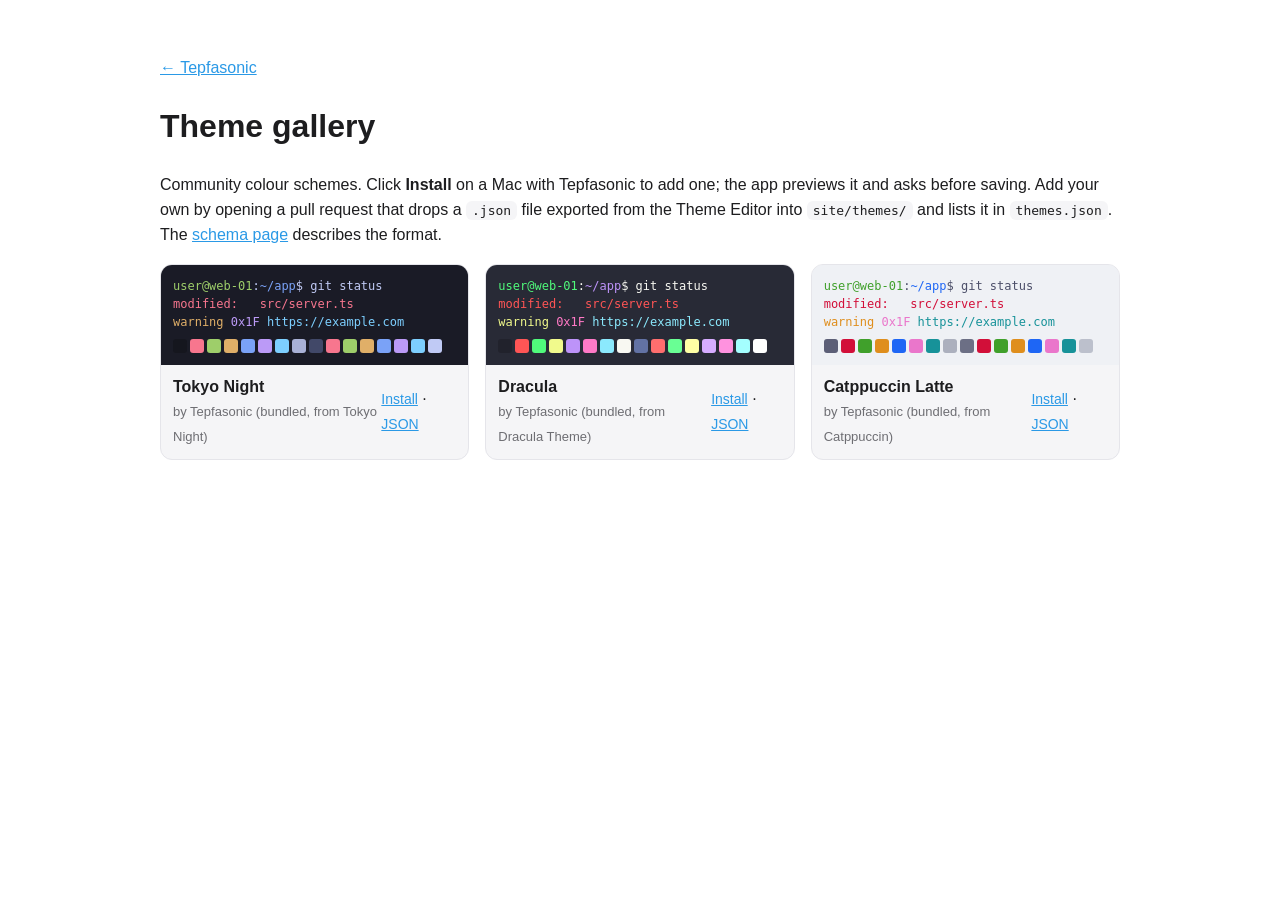
<file: themes/index.html>
<!doctype html>
<html lang="en">
<head>
  <meta charset="utf-8">
  <meta name="viewport" content="width=device-width, initial-scale=1">
  <link rel="icon" type="image/png" href="../favicon.png">
  <link rel="apple-touch-icon" href="../icon.png">
  <title>Tepfasonic theme gallery</title>
  <style>
    :root { --bg: #fff; --fg: #1d1d1f; --muted: #6e6e73; --card: #f5f5f7; --border: #e5e5ea; --accent: #2a99e6; }
    @media (prefers-color-scheme: dark) { :root { --bg: #111113; --fg: #f5f5f7; --muted: #a1a1a6; --card: #1c1c1e; --border: #2c2c2e; } }
    body { margin: 0; background: var(--bg); color: var(--fg); font: 16px/1.55 -apple-system, BlinkMacSystemFont, Helvetica, Arial, sans-serif; }
    main { max-width: 960px; margin: 0 auto; padding: 40px 16px 80px; }
    .grid { display: grid; grid-template-columns: repeat(auto-fill, minmax(280px, 1fr)); gap: 16px; }
    .card { border: 1px solid var(--border); border-radius: 12px; overflow: hidden; background: var(--card); }
    .sample { padding: 12px; font: 12px/1.5 ui-monospace, "SF Mono", Menlo, monospace; white-space: pre; }
    .swatches { display: flex; gap: 3px; margin-top: 8px; }
    .swatches span { width: 14px; height: 14px; border-radius: 3px; display: inline-block; }
    .meta { padding: 10px 12px; display: flex; justify-content: space-between; align-items: center; }
    .meta a { font-size: 14px; }
    a { color: var(--accent); }
    code { font: 13px ui-monospace, "SF Mono", Menlo, monospace; background: var(--card); padding: 2px 6px; border-radius: 6px; }
  </style>
</head>
<body>
<main>
  <p><a href="../">← Tepfasonic</a></p>
  <h1>Theme gallery</h1>
  <p>Community colour schemes. Click <strong>Install</strong> on a Mac with Tepfasonic to add one; the app previews it and asks before saving. Add your own by opening a pull request that drops a <code>.json</code> file exported from the Theme Editor into <code>site/themes/</code> and lists it in <code>themes.json</code>. The <a href="../schema/">schema page</a> describes the format.</p>
  <div class="grid" id="gallery"></div>
  <script>
    const base = new URL('.', location.href).href;
    fetch('themes.json').then(r => r.json()).then(list => {
      const gallery = document.getElementById('gallery');
      list.forEach(entry => fetch(entry.file).then(r => r.json()).then(theme => {
        const card = document.createElement('div');
        card.className = 'card';
        const sample = document.createElement('div');
        sample.className = 'sample';
        sample.style.background = theme.background;
        sample.style.color = theme.foreground;
        sample.innerHTML = `<span style="color:${theme.ansi[2]}">user@web-01</span>:<span style="color:${theme.ansi[4]}">~/app</span>$ git status\n<span style="color:${theme.ansi[1]}">modified:   src/server.ts</span>\n<span style="color:${theme.ansi[3]}">warning</span> <span style="color:${theme.ansi[5]}">0x1F</span> <span style="color:${theme.ansi[6]}">https://example.com</span>`;
        const swatches = document.createElement('div');
        swatches.className = 'swatches';
        theme.ansi.forEach(hex => { const s = document.createElement('span'); s.style.background = hex; swatches.appendChild(s); });
        sample.appendChild(swatches);
        const meta = document.createElement('div');
        meta.className = 'meta';
        const link = 'tepfasonic://theme?url=' + encodeURIComponent(new URL(entry.file, base).href);
        meta.innerHTML = `<div><strong>${theme.name}</strong><br><span style="color:var(--muted);font-size:13px">by ${entry.author || 'unknown'}</span></div><div><a href="${link}">Install</a> · <a href="${entry.file}">JSON</a></div>`;
        card.appendChild(sample);
        card.appendChild(meta);
        gallery.appendChild(card);
      }));
    });
  </script>
</main>
</body>
</html>
</file>
<file: site.css>
:root { --bg: #ffffff; --fg: #1d1d1f; --muted: #6e6e73; --accent: #2a99e6; --card: #f5f5f7; --border: #e5e5ea; --ok: #2e9e5b; --warn: #c7811a; }
@media (prefers-color-scheme: dark) { :root { --bg: #111113; --fg: #f5f5f7; --muted: #a1a1a6; --card: #1c1c1e; --border: #2c2c2e; } }
* { box-sizing: border-box; }
body { margin: 0; background: var(--bg); color: var(--fg); font: 17px/1.5 -apple-system, BlinkMacSystemFont, "SF Pro Text", Helvetica, Arial, sans-serif; }
main { max-width: 880px; margin: 0 auto; padding: 40px 16px 80px; }
nav.top { display: flex; gap: 18px; flex-wrap: wrap; font-size: 15px; margin-bottom: 28px; }
nav.top a { color: var(--muted); text-decoration: none; }
nav.top a:hover, nav.top a.current { color: var(--accent); }
h1 { font-size: 36px; margin: 0 0 8px; letter-spacing: -0.02em; }
h2 { font-size: 24px; letter-spacing: -0.01em; margin-top: 40px; }
h3 { font-size: 18px; margin: 0 0 6px; }
.tagline { color: var(--muted); font-size: 19px; margin: 0 0 24px; }
.actions { display: flex; gap: 12px; flex-wrap: wrap; align-items: center; }
.button { display: inline-block; padding: 12px 22px; border-radius: 10px; text-decoration: none; font-weight: 600; }
.primary { background: var(--accent); color: #fff; }
.secondary { background: var(--card); color: var(--fg); border: 1px solid var(--border); }
.note { color: var(--muted); font-size: 14px; margin-top: 12px; }
.card { background: var(--card); border: 1px solid var(--border); border-radius: 14px; padding: 18px; margin-top: 16px; }
.card p { margin: 0; color: var(--muted); font-size: 15px; }
.grid { display: grid; grid-template-columns: repeat(auto-fit, minmax(240px, 1fr)); gap: 16px; }
code { font: 14px ui-monospace, "SF Mono", Menlo, monospace; background: var(--card); padding: 2px 6px; border-radius: 6px; }
pre { background: var(--card); border: 1px solid var(--border); border-radius: 10px; padding: 14px; overflow-x: auto; }
pre code { background: none; padding: 0; }
table { border-collapse: collapse; width: 100%; font-size: 15px; }
td, th { text-align: left; padding: 8px 10px; border-bottom: 1px solid var(--border); vertical-align: top; }
.badge { display: inline-block; font-size: 12px; font-weight: 600; padding: 2px 8px; border-radius: 999px; background: var(--card); border: 1px solid var(--border); color: var(--muted); vertical-align: middle; }
.badge.latest { color: var(--ok); border-color: var(--ok); }
.badge.beta { color: var(--warn); border-color: var(--warn); }
.release { border-top: 1px solid var(--border); padding-top: 24px; margin-top: 24px; }
.release h3 { font-size: 22px; }
.release .meta { color: var(--muted); font-size: 14px; }
.release .notes { margin: 12px 0; }
.release .notes ul { padding-left: 20px; }
.assets a { margin-right: 14px; }
footer { margin-top: 64px; color: var(--muted); font-size: 14px; text-align: center; }
a { color: var(--accent); }
.hidden { display: none; }
</file>
